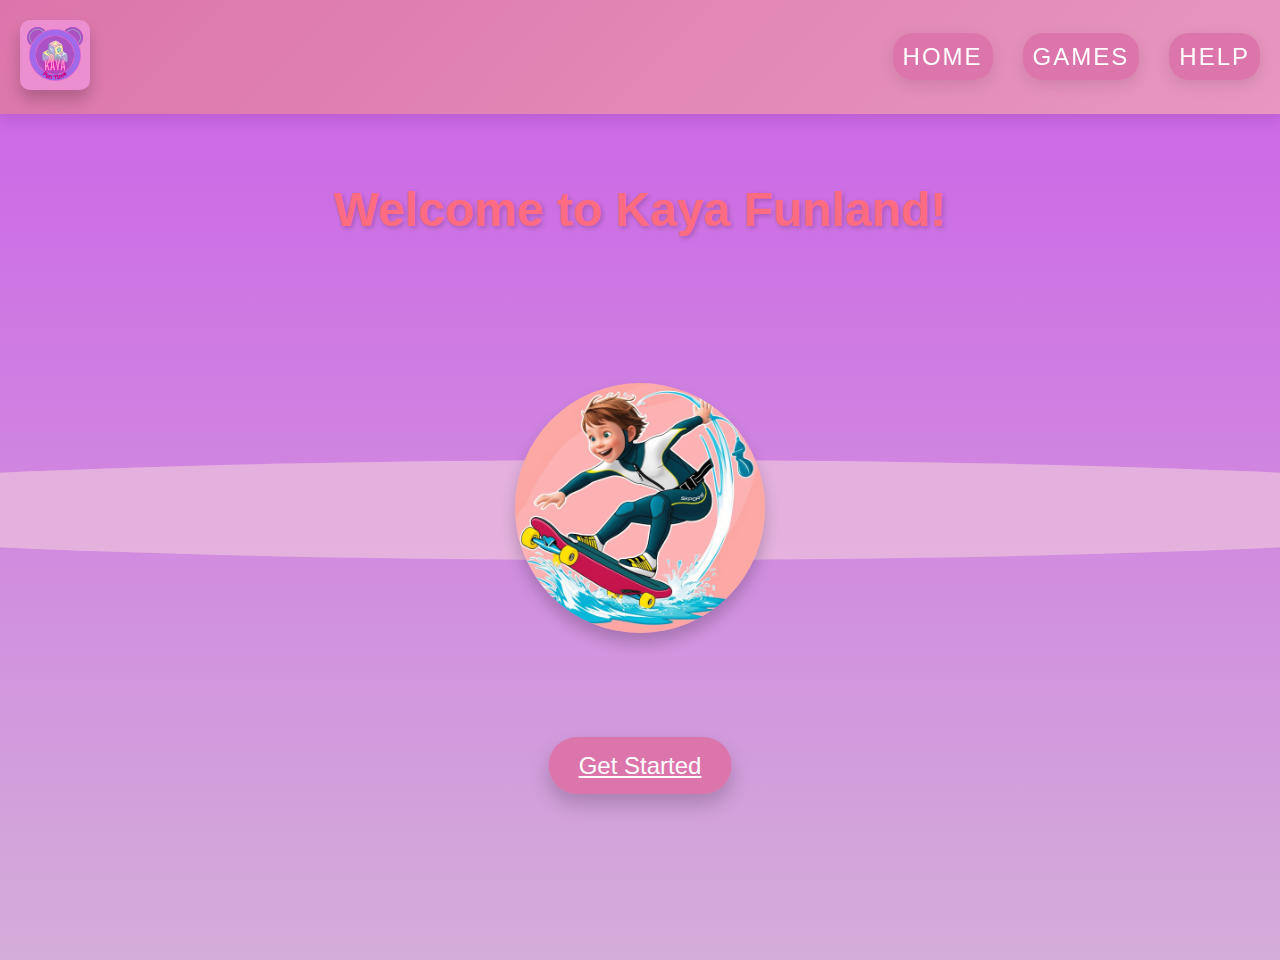
<file: index.html>
<!DOCTYPE html>
<html lang="en">
<head>
  <meta charset="UTF-8">
  <meta name="viewport" content="width=device-width, initial-scale=1.0">
  <title></title>
  <link rel="stylesheet" href="styles.css">
</head>
<body>

    <nav class="navbar">
        <div class="logo">
          <img src="kl.png" alt="Logo">
        </div>
        <ul class="nav-links">
          <li><a href="index.html">Home</a></li>
          <li><a href="landing.html">Games</a></li>
          <li><a href="#help">Help</a></li>
        </ul>
      </nav>
    
      
      <div class="wave-container">
        <h1 class="title">Welcome to Kaya Funland!</h1> 
    
        <div class="center-image">
          <img src="pink.jpg" alt="Floating Image">
        </div>
        <div class="wave wave1"></div>
        <div class="wave wave2"></div>
        <div class="wave wave3"></div>
        <div class="wave wave4"></div>
    
        
        <div class="get-started">
          <a href="landing.html" class="btn-get-started">Get Started</a>
        </div>
      </div>
</body>
</html>
</file>
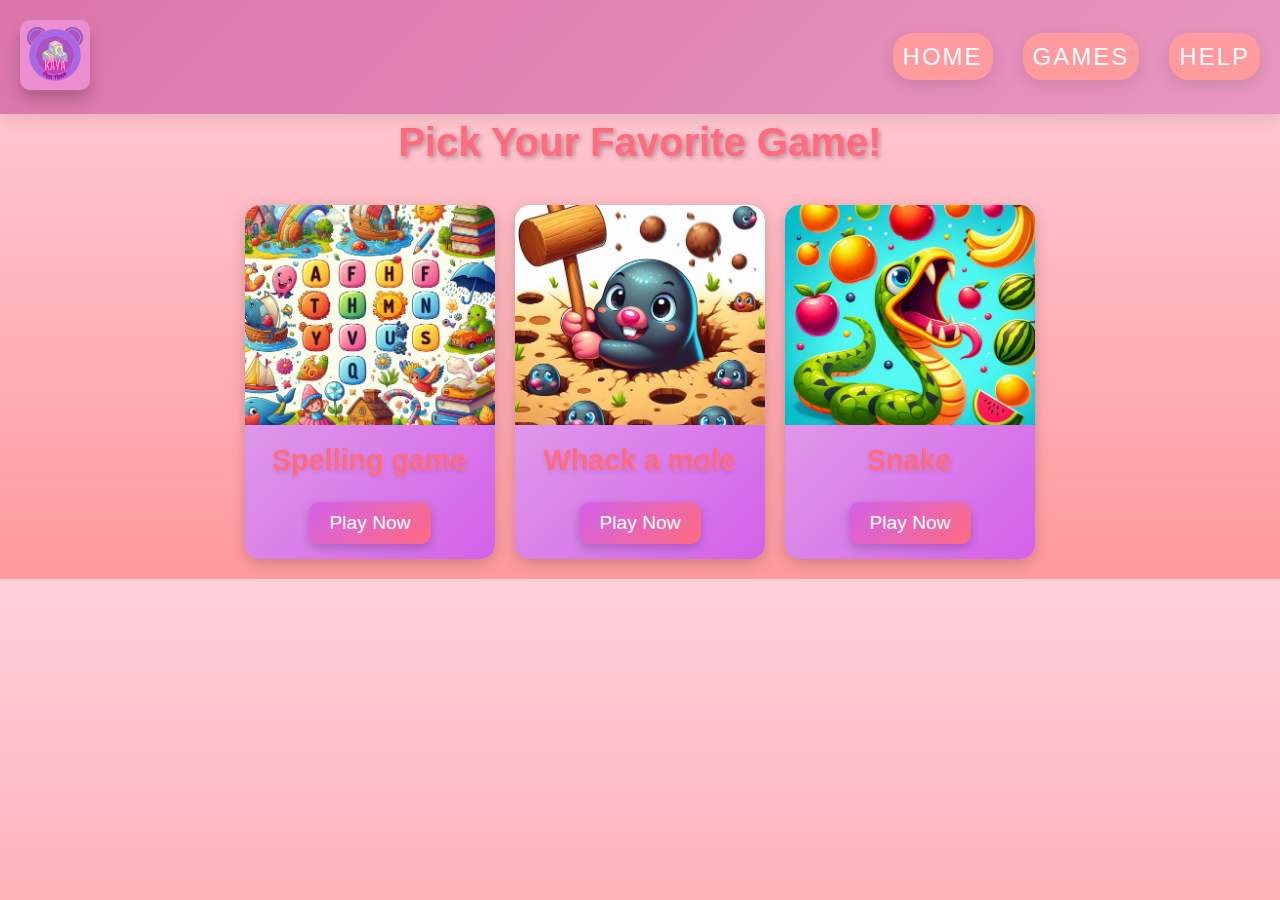
<file: landing.html>
<!DOCTYPE html>
<html lang="en">
<head>
  <meta charset="UTF-8">
  <meta name="viewport" content="width=device-width, initial-scale=1.0">
  <title>Choose a Game</title>
  <link rel="stylesheet" href="landing.css">
</head>
<body>
  <nav class="navbar">
    <div class="logo">
      <img src="kl.png" alt="Logo">
    </div>
    <ul class="nav-links">
      <li><a href="index.html">Home</a></li>
      <li><a href="landing.html">Games</a></li>
      <li><a href="#help">Help</a></li>
    </ul>
  </nav>

  <header class="header">
    <h1>Pick Your Favorite Game!</h1>
  </header>

  <div class="games-container">
    <div class="game-card">
      <img src="images/Designer (5).jpeg" alt="Memory Game">
      <h2>Spelling game</h2>
      <a href="games.html" class="play-button">Play Now</a>
    </div>

  
    <div class="game-card">
      <img src="images/Designer (15).jpeg" alt="Quiz Game">
      <h2>Whack a mole</h2>
      <a href="quiz-game.html" class="play-button">Play Now</a>
    </div>

  
    <div class="game-card">
      <img src="images/Designer (14).jpeg" alt="Puzzle Game">
      <h2>Snake</h2>
      <a href="puzzle-game.html" class="play-button">Play Now</a>
    </div>

    
  </div>
</body>
</html>
</file>
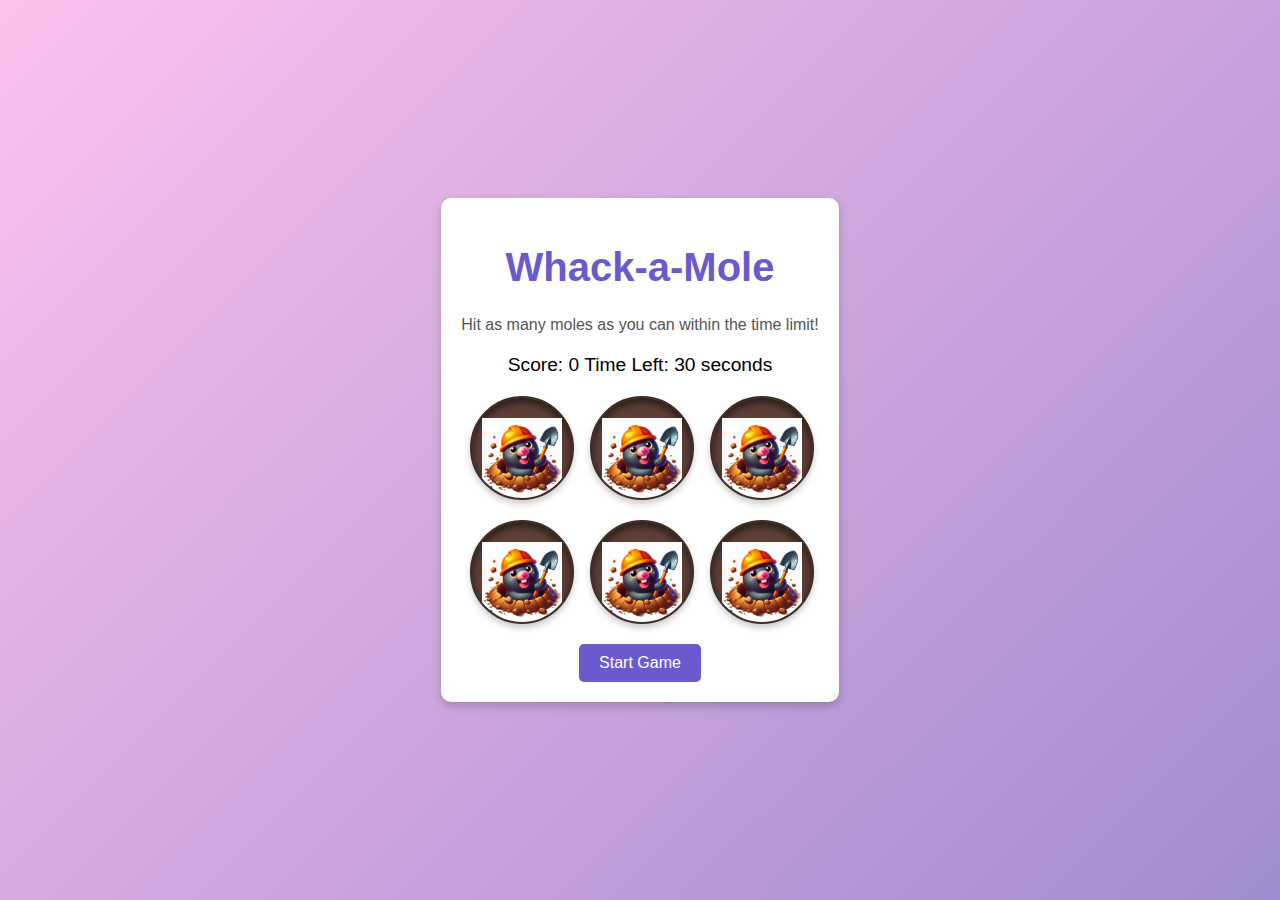
<file: mole.html>
<!DOCTYPE html>
<html lang="en">
<head>
  <meta charset="UTF-8">
  <meta name="viewport" content="width=device-width, initial-scale=1.0">
  <title>Whack-a-Mole</title>
  <link rel="stylesheet" href="mole.css">
</head>
<body>
  <div class="container">
    <h1>Whack-a-Mole</h1>
    <p class="instructions">Hit as many moles as you can within the time limit!</p>
    <div id="score-board">
      <span>Score: <span id="score">0</span></span>
      <span>Time Left: <span id="time-left">30</span> seconds</span>
    </div>
    <div class="game-grid">
      <div class="hole"><img src="images/Designer (16).jpeg" alt="mole" class="mole"></div>
      <div class="hole"><img src="images/Designer (16).jpeg" alt="mole" class="mole"></div>
      <div class="hole"><img src="images/Designer (16).jpeg" alt="mole" class="mole"></div>
      <div class="hole"><img src="images/Designer (16).jpeg" alt="mole" class="mole"></div>
      <div class="hole"><img src="images/Designer (16).jpeg" alt="mole" class="mole"></div>
      <div class="hole"><img src="images/Designer (16).jpeg" alt="mole" class="mole"></div>
    </div>
    <button id="start-btn">Start Game</button>
  </div>
  <script src="mole.js"></script>
</body>
</html>
</file>
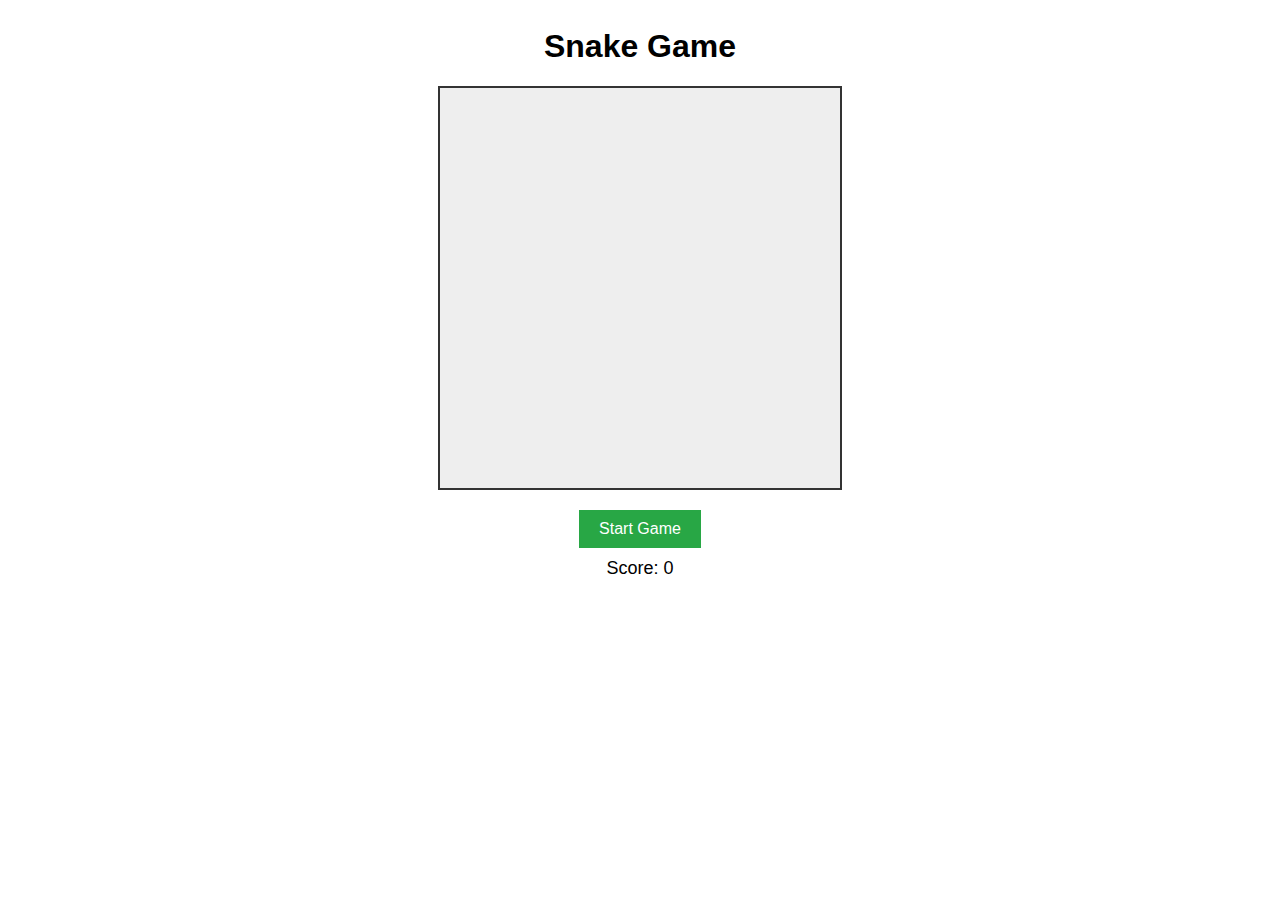
<file: snake.html>
<!DOCTYPE html>
<html lang="en">
<head>
  <meta charset="UTF-8">
  <meta name="viewport" content="width=device-width, initial-scale=1.0">
  <title>Snake Game</title>
  <style>
    body {
      display: flex;
      flex-direction: column;
      align-items: center;
      font-family: Arial, sans-serif;
    }

    h1 {
      margin-top: 20px;
    }

    #game-board {
      width: 400px;
      height: 400px;
      background-color: #eee;
      border: 2px solid #333;
      position: relative;
      overflow: hidden;
      display: flex;
      justify-content: center;
      align-items: center;
    }

    .snake {
      width: 20px;
      height: 20px;
      background-color: green;
      position: absolute;
    }

    .apple {
      width: 20px;
      height: 20px;
      background-color: red;
      position: absolute;
    }

    #controls {
      margin-top: 20px;
      display: flex;
      flex-direction: column;
      align-items: center;
    }

    #start-btn {
      padding: 10px 20px;
      font-size: 16px;
      background-color: #28a745;
      color: white;
      border: none;
      cursor: pointer;
    }

    #start-btn:hover {
      background-color: #218838;
    }

    #score {
      margin-top: 10px;
      font-size: 18px;
    }
  </style>
</head>
<body>
  <h1>Snake Game</h1>
  <div id="game-board"></div>
  <div id="controls">
    <button id="start-btn">Start Game</button>
    <div id="score">Score: 0</div>
  </div>
  <script src="snake.js"></script>
</body>
</html>
</file>
<file: styles.css>
/* styles.css */
body, html {
    margin: 0;
    padding: 0;
    overflow: hidden;
    font-family: Arial, sans-serif;
    color: #ffffff;
  }
  
  /* Navbar Container */
.navbar {
    background: linear-gradient(135deg, #dc75ab, #e797c0); 
    padding: 20px;
    display: flex;
    justify-content: space-between;
    align-items: center;
    position: fixed;
    top: 0;
    left: 0;
    right: 0;
    z-index: 10;
    box-shadow: 0 5px 15px rgba(0, 0, 0, 0.1);
  }
  
  /* Logo Styling */
  .navbar .logo img {
    width: 70px;
    height: auto;
    border-radius: 10px;
    box-shadow: 0 10px 15px rgba(0, 0, 0, 0.2);
    transition: transform 0.3s ease;
  }
  
  .navbar .logo img:hover {
    transform: scale(1.1); /* Slight zoom effect on hover */
  }
  
  /* Navigation Links Styling */
  .navbar .nav-links {
    list-style: none;
    display: flex;
    gap: 30px;
    margin: 0;
  }
  
  .navbar .nav-links li {
    position: relative;
  }
  
  .navbar .nav-links a {
    color: white;
    font-size: 1.5rem;
    font-family: 'Comic Sans MS', cursive, sans-serif; /* Fun, kid-friendly font */
    text-decoration: none;
    text-transform: uppercase;
    letter-spacing: 2px;
    padding: 10px;
    border-radius: 20px;
    background-color: #dc75ab;
    box-shadow: 0 5px 15px rgba(0, 0, 0, 0.1);
    transition: all 0.3s ease;
  }
  
  /* Hover Effects for Links */
  .navbar .nav-links a:hover {
    background-color: #ce57d8; /* Darker pink on hover */
    color: white;
    transform: scale(1.1);
    box-shadow: 0 8px 20px rgba(0, 0, 0, 0.2);
  }
  
  /* Animated Underline on Hover */
  .navbar .nav-links a::after {
    content: '';
    position: absolute;
    bottom: -5px;
    left: 0;
    width: 100%;
    height: 4px;
    background-color: #ff6b81;
    transform: scaleX(0);
    transition: transform 0.3s ease;
  }
  
  .navbar .nav-links a:hover::after {
    transform: scaleX(1);
  }
  
  /* Mobile-Friendly Adjustment */
  @media screen and (max-width: 768px) {
    .navbar {
      flex-direction: column;
      align-items: center;
    }
  
    .navbar .nav-links {
      flex-direction: column;
      gap: 20px;
    }
  
    .navbar .nav-links a {
      font-size: 1.2rem;
      padding: 15px 25px;
    }
  }
  
  .wave-container {
    position: relative;
    height: 100vh;
    display: flex;
    flex-direction: column;
    justify-content: center;
    align-items: center;
    background: linear-gradient(180deg, #cc64e7, #d4add9);
    overflow: hidden;
    text-align: center;
  }
  
  .wave-container h1 {
    font-size: 3rem;
    z-index: 2;
  }
  
  .wave-container p {
    font-size: 1.5rem;
    z-index: 2;
  }
  
  /* Zigzag Wave Styles */
  .wave {
    position: absolute;
    width: 150%;
    height: 100px;
    background: rgba(240, 196, 222, 0.5);
    opacity: 0.7;
    border-radius: 50%;
    animation: zigzag 6s linear infinite;
  }
  
  .wave1 {
    animation-duration: 8s;
    opacity: 0.8;
    animation-delay: 0s;
  }
  
  .wave2 {
    animation-duration: 10s;
    opacity: 0.6;
    animation-delay: 2s;
  }
  
  .wave3 {
    animation-duration: 12s;
    opacity: 0.4;
    animation-delay: 4s;
  }
  
  .wave4 {
    animation-duration: 14s;
    opacity: 0.2;
    animation-delay: 6s;
  }
  
  @keyframes zigzag {
    0% {
      transform: translate(0, -100px);
    }
    25% {
      transform: translate(50px, 0);
    }
    50% {
      transform: translate(-50px, 100px);
    }
    75% {
      transform: translate(50px, 200px);
    }
    100% {
      transform: translate(-50px, 300px);
    }
  }
  
  /* Styling for the title */
.title {
    font-family: 'Comic Sans MS', cursive, sans-serif; /* Fun, kid-friendly font */
    font-size: 3rem; /* Large font size */
    color: #ff6b81; /* Bright pink color */
    text-align: center;
    position: absolute; /* Positioned on top of the wave-container */
    top: 10%; /* Adjusted to appear near the top of the wave-container */
    left: 50%; /* Center horizontally */
    transform: translateX(-50%); /* Center alignment */
    text-shadow: 2px 2px 5px rgba(0, 0, 0, 0.2); /* Soft shadow */
    z-index: 2; /* Ensures it stays above waves */
    animation: fadeIn 2s ease-in-out; /* Fade-in effect */
  }
  
  /* Fade-in keyframes */
  @keyframes fadeIn {
    0% {
      opacity: 0;
      transform: translateY(-20px);
    }
    100% {
      opacity: 1;
      transform: translateY(0);
    }
  }
  

  /* Center Image Animation */
.center-image {
    position: absolute;
    top: 50%;
    left: 50%;
    transform: translate(-50%, -50%);
    z-index: 3; /* Ensure it's above the waves */
    animation: bounce-spin 4s ease-in-out infinite;
  }
  
  .center-image img {
    width: 250px;
    height: auto;
    border-radius: 50%; /* Optional: makes the image circular */
    box-shadow: 0 10px 15px rgba(0, 0, 0, 0.2);
  }
  
  /* Bounce and Spin Animation */
  @keyframes bounce-spin {
    0% {
      transform: translate(-50%, -50%) rotate(0deg);
    }
    25% {
      transform: translate(-50%, -60%) rotate(90deg); /* Bounce up and spin */
    }
    50% {
      transform: translate(-50%, -50%) rotate(180deg); /* Bounce back down */
    }
    75% {
      transform: translate(-50%, -60%) rotate(270deg); /* Bounce up and spin */
    }
    100% {
      transform: translate(-50%, -50%) rotate(360deg); /* Bounce back down */
    }
  }
  
  /* Get Started Button Styles */
  .get-started {
    position: absolute;
    bottom: 20%;
    left: 50%;
    transform: translateX(-50%);
    z-index: 3; /* Ensure it's above the waves */
  }
  
  .btn-get-started {
    background-color: #dc75ab; /* Pink color */
    color: #fff;
    font-size: 1.5rem;
    font-family: 'Comic Sans MS', cursive, sans-serif;
    padding: 15px 30px;
    border: none;
    border-radius: 30px;
    cursor: pointer;
    box-shadow: 0 10px 20px rgba(0, 0, 0, 0.2);
    animation: bounce 2s infinite;
    transition: all 0.3s ease;
  }
  
  .btn-get-started:hover {
    transform: scale(1.1); /* Slightly enlarge on hover */
    background-color: #da79cb; /* Darker pink on hover */
  }
  
  /* Button Bounce Animation */
  @keyframes bounce {
    0%, 100% {
      transform: translateY(0);
    }
    50% {
      transform: translateY(-15px); /* Moves the button upwards */
    }
  }
  
  /* Other existing styles (for waves, etc.) */
  .wave-container {
    margin-top: 60px;
    position: relative;
    height: 100vh;
  }
</file>
<file: mole.css>
body {
    font-family: Arial, sans-serif;
    margin: 0;
    padding: 0;
    display: flex;
    justify-content: center;
    align-items: center;
    height: 100vh;
    background: linear-gradient(135deg, #fbc2eb, #a18cd1);
  }
  
  .container {
    text-align: center;
    background-color: #fff;
    padding: 20px;
    border-radius: 10px;
    box-shadow: 0 4px 10px rgba(0, 0, 0, 0.2);
  }
  
  h1 {
    font-size: 2.5rem;
    color: #6a5acd;
  }
  
  .instructions {
    font-size: 1rem;
    color: #555;
    margin: 10px 0 20px;
  }
  
  #score-board {
    font-size: 1.2rem;
    margin-bottom: 20px;
  }
  
  .game-grid {
    display: grid;
    grid-template-columns: repeat(3, 100px);
    grid-gap: 20px;
    justify-content: center;
  }
  
  .hole {
    width: 100px;
    height: 100px;
    background-color: #5e4037; /* Dark brown for a natural dirt-like appearance */
    border-radius: 50%; /* Makes it perfectly circular */
    position: relative;
    overflow: hidden;
    box-shadow: inset 0 4px 8px rgba(0, 0, 0, 0.6), /* Adds depth inside */
                0 4px 6px rgba(0, 0, 0, 0.2); /* Slight shadow outside */
    border: 2px solid #3e2c26; /* Optional: adds a slight border to define edges */
}

  .mole {
    width: 80px;
    position: absolute;
    top: 100%;
    left: 50%;
    transform: translate(-50%, -100%);
    cursor: pointer;
    transition: top 0.3s ease;
  }
  
  .mole.active {
    top: 10%;
  }
  
  #start-btn {
    margin-top: 20px;
    padding: 10px 20px;
    font-size: 1rem;
    color: #fff;
    background-color: #6a5acd;
    border: none;
    border-radius: 5px;
    cursor: pointer;
    transition: background-color 0.3s ease;
  }
  
  #start-btn:hover {
    background-color: #7b68ee;
  }
</file>
<file: landing.css>
/* General Reset */
* {
    margin: 0;
    padding: 0;
    box-sizing: border-box;
  }
  
  body {
    font-family: 'Comic Sans MS', cursive, sans-serif;
    background: linear-gradient(to bottom, #ffd1dc, #ff9a9e);
    color: #444;
  }
  
   /* Navbar Container */
.navbar {
    background: linear-gradient(135deg, #dc75ab, #e797c0); 
    padding: 20px;
    display: flex;
    justify-content: space-between;
    align-items: center;
    position: fixed;
    top: 0;
    left: 0;
    right: 0;
    z-index: 10;
    box-shadow: 0 5px 15px rgba(0, 0, 0, 0.1);
  }
  
  /* Logo Styling */
  .navbar .logo img {
    width: 70px;
    height: auto;
    border-radius: 10px;
    box-shadow: 0 10px 15px rgba(0, 0, 0, 0.2);
    transition: transform 0.3s ease;
  }
  
  .navbar .logo img:hover {
    transform: scale(1.1); /* Slight zoom effect on hover */
  }
  
  /* Navigation Links Styling */
  .navbar .nav-links {
    list-style: none;
    display: flex;
    gap: 30px;
    margin: 0;
  }
  
  .navbar .nav-links li {
    position: relative;
  }
  
  .navbar .nav-links a {
    color: white;
    font-size: 1.5rem;
    font-family: 'Comic Sans MS', cursive, sans-serif; /* Fun, kid-friendly font */
    text-decoration: none;
    text-transform: uppercase;
    letter-spacing: 2px;
    padding: 10px;
    border-radius: 20px;
    background-color: #ff9a9e;
    box-shadow: 0 5px 15px rgba(0, 0, 0, 0.1);
    transition: all 0.3s ease;
  }
  
  /* Hover Effects for Links */
  .navbar .nav-links a:hover {
    background-color: #ce57d8; /* Darker pink on hover */
    color: white;
    transform: scale(1.1);
    box-shadow: 0 8px 20px rgba(0, 0, 0, 0.2);
  }
  
  /* Animated Underline on Hover */
  .navbar .nav-links a::after {
    content: '';
    position: absolute;
    bottom: -5px;
    left: 0;
    width: 100%;
    height: 4px;
    background-color: #ff6b81;
    transform: scaleX(0);
    transition: transform 0.3s ease;
  }
  
  .navbar .nav-links a:hover::after {
    transform: scaleX(1);
  }
  
  /* Mobile-Friendly Adjustment */
  @media screen and (max-width: 768px) {
    .navbar {
      flex-direction: column;
      align-items: center;
    }
  
    .navbar .nav-links {
      flex-direction: column;
      gap: 20px;
    }
  
    .navbar .nav-links a {
      font-size: 1.2rem;
      padding: 15px 25px;
    }
  }
  /* Header */
  .header {
    text-align: center;
    padding: 100px 20px 20px;
  }
  
  .header h1 {
    font-size: 2.5rem;
    margin-top: 20px;
    color: #ff6b81;
    text-shadow: 2px 2px 5px rgba(0, 0, 0, 0.3);
  }
  
  /* Games Container */
.games-container {
    display: flex;
    flex-wrap: wrap;
    gap: 20px;
    justify-content: center;
    padding: 20px;
    margin-top: 0px;
  }
  
  /* Game Cards */
  .game-card {
    background: linear-gradient(135deg, #e4b7e8, #d361ea);
    border-radius: 15px;
    box-shadow: 0 4px 15px rgba(0, 0, 0, 0.2);
    overflow: hidden;
    width: 250px;
    text-align: center;
    transition: transform 0.4s ease, box-shadow 0.4s ease;
    position: relative;
    cursor: pointer;
  }
  
  /* Glowing Border Effect */
  .game-card::before {
    content: '';
    position: absolute;
    top: 0;
    left: 0;
    right: 0;
    bottom: 0;
    background: linear-gradient(135deg, #ff9a9e, #fad0c4, #ffdde1);
    border-radius: 15px;
    z-index: -1;
    filter: blur(10px);
    opacity: 0;
    transition: opacity 0.4s ease-in-out;
  }
  
  .game-card:hover::before {
    opacity: 1;
  }
  
  /* Card Image */
  .game-card img {
    width: 100%;
    height: 220px;
    object-fit: cover;
    border-top-left-radius: 15px;
    border-top-right-radius: 15px;
    transition: transform 0.3s ease;
  }
  
  .game-card:hover img {
    transform: scale(1.05);
  }
  
  /* Card Title */
  .game-card h2 {
    font-size: 1.8rem;
    color: #ff6b81;
    margin: 15px 0;
    text-shadow: 0 2px 4px rgba(0, 0, 0, 0.1);
    transition: color 0.3s ease;
  }
  
  .game-card:hover h2 {
    color: #ffdde1;
  }
  
  /* Play Button */
  .play-button {
    display: inline-block;
    margin: 10px 0 15px;
    padding: 10px 20px;
    font-size: 1.2rem;
    color: white;
    background: linear-gradient(135deg, #d361ea, #ff6b81);
    border-radius: 10px;
    text-decoration: none;
    transition: all 0.3s ease;
    box-shadow: 0 4px 10px rgba(0, 0, 0, 0.2);
  }
  
  .play-button:hover {
    background: linear-gradient(135deg, #ff6b81, #d361ea);
    transform: scale(1.1) translateY(-3px);
    box-shadow: 0 8px 20px rgba(0, 0, 0, 0.3);
  }
  
  /* Card Hover Effect */
  .game-card:hover {
    transform: translateY(-15px) scale(1.05);
    box-shadow: 0 8px 25px rgba(0, 0, 0, 0.3);
  }
  
  /* Add a Glow Animation */
  @keyframes glow {
    0%, 100% {
      box-shadow: 0 0 10px rgba(255, 255, 255, 0.2);
    }
    50% {
      box-shadow: 0 0 20px rgba(255, 255, 255, 0.8);
    }
  }
  
  /* Apply Glow Effect on Hover */
  .game-card:hover {
    animation: glow 1s infinite;
  }
</file>
